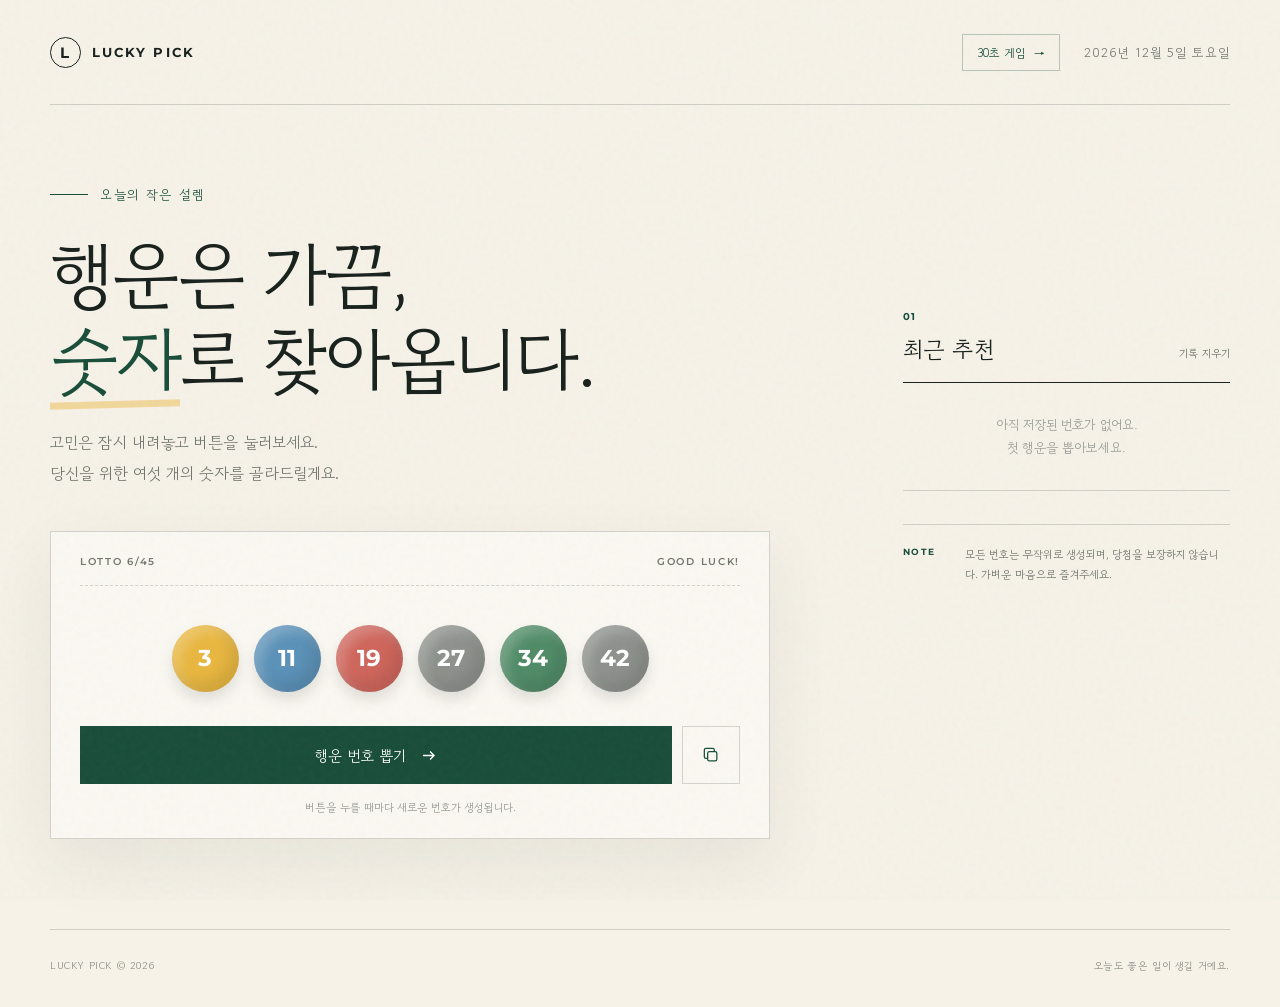
<file: index.html>
<!doctype html>
<html lang="ko">
  <head>
    <meta charset="UTF-8" />
    <meta name="viewport" content="width=device-width, initial-scale=1.0" />
    <meta name="theme-color" content="#f6f2e8" />
    <meta
      name="description"
      content="행운의 로또 번호 6개를 간편하게 추천받아 보세요."
    />
    <title>오늘의 행운 번호</title>
    <link rel="preconnect" href="https://fonts.googleapis.com" />
    <link rel="preconnect" href="https://fonts.gstatic.com" crossorigin />
    <link
      href="https://fonts.googleapis.com/css2?family=Gowun+Dodum&family=Montserrat:wght@600;700;800&display=swap"
      rel="stylesheet"
    />
    <link rel="stylesheet" href="styles.css" />
    <script src="script.js" defer></script>
  </head>
  <body>
    <div class="grain" aria-hidden="true"></div>
    <header class="site-header">
      <a class="brand" href="#" aria-label="오늘의 행운 번호 홈">
        <span class="brand-mark">L</span>
        <span>LUCKY PICK</span>
      </a>
      <div class="header-tools">
        <a class="game-link" href="game/">30초 게임 <span>→</span></a>
        <p class="date" id="today"></p>
      </div>
    </header>

    <main>
      <section class="hero" aria-labelledby="hero-title">
        <div class="eyebrow"><span></span> 오늘의 작은 설렘</div>
        <h1 id="hero-title">행운은 가끔,<br /><em>숫자</em>로 찾아옵니다.</h1>
        <p class="hero-copy">
          고민은 잠시 내려놓고 버튼을 눌러보세요.<br />당신을 위한 여섯 개의 숫자를 골라드릴게요.
        </p>

        <div class="lottery-card">
          <div class="card-topline">
            <span>LOTTO 6/45</span>
            <span>GOOD LUCK!</span>
          </div>
          <div class="balls" id="balls" aria-live="polite" aria-label="추천 번호">
            <span class="ball ball-yellow">3</span>
            <span class="ball ball-blue">11</span>
            <span class="ball ball-red">19</span>
            <span class="ball ball-gray">27</span>
            <span class="ball ball-green">34</span>
            <span class="ball ball-gray">42</span>
          </div>
          <div class="card-actions">
            <button class="pick-button" id="pickButton" type="button">
              <span>행운 번호 뽑기</span>
              <svg viewBox="0 0 24 24" aria-hidden="true">
                <path d="M5 12h14M14 7l5 5-5 5" />
              </svg>
            </button>
            <button class="copy-button" id="copyButton" type="button" aria-label="번호 복사">
              <svg viewBox="0 0 24 24" aria-hidden="true">
                <rect x="8" y="8" width="11" height="11" rx="2" />
                <path d="M16 8V6a2 2 0 0 0-2-2H6a2 2 0 0 0-2 2v8a2 2 0 0 0 2 2h2" />
              </svg>
            </button>
          </div>
          <p class="hint">버튼을 누를 때마다 새로운 번호가 생성됩니다.</p>
        </div>
      </section>

      <aside class="history-panel" aria-labelledby="history-title">
        <div class="history-heading">
          <div>
            <span class="section-number">01</span>
            <h2 id="history-title">최근 추천</h2>
          </div>
          <button id="clearButton" class="clear-button" type="button">기록 지우기</button>
        </div>
        <div id="history" class="history-list"></div>
        <p class="empty-history" id="emptyHistory">아직 저장된 번호가 없어요.<br />첫 행운을 뽑아보세요.</p>
        <div class="note">
          <span>NOTE</span>
          <p>모든 번호는 무작위로 생성되며, 당첨을 보장하지 않습니다. 가벼운 마음으로 즐겨주세요.</p>
        </div>
      </aside>
    </main>

    <footer>
      <span>LUCKY PICK © 2026</span>
      <span>오늘도 좋은 일이 생길 거예요.</span>
    </footer>
    <div class="toast" id="toast" role="status" aria-live="polite">번호를 복사했어요!</div>
  </body>
</html>
</file>
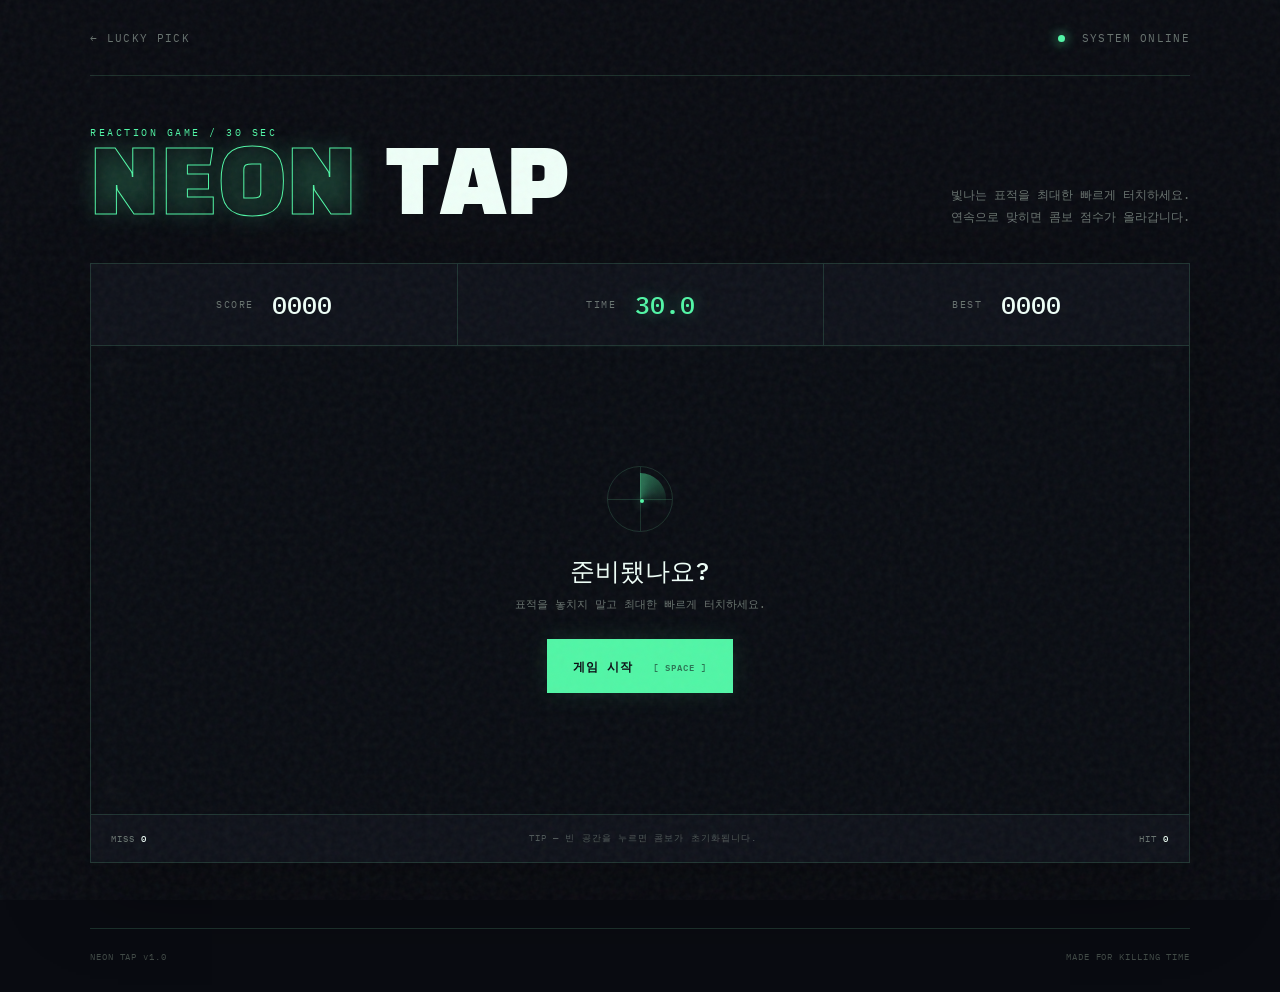
<file: game/index.html>
<!doctype html>
<html lang="ko">
  <head>
    <meta charset="UTF-8" />
    <meta name="viewport" content="width=device-width, initial-scale=1.0" />
    <meta name="theme-color" content="#090b11" />
    <meta name="description" content="30초 동안 빛나는 표적을 빠르게 터치하는 반응속도 게임" />
    <title>NEON TAP — 30초 반응속도 게임</title>
    <link rel="preconnect" href="https://fonts.googleapis.com" />
    <link rel="preconnect" href="https://fonts.gstatic.com" crossorigin />
    <link href="https://fonts.googleapis.com/css2?family=Black+Han+Sans&family=IBM+Plex+Mono:wght@400;500;600&display=swap" rel="stylesheet" />
    <link rel="stylesheet" href="game.css" />
    <script src="game.js" defer></script>
  </head>
  <body>
    <div class="noise" aria-hidden="true"></div>
    <header>
      <a class="back" href="../">← LUCKY PICK</a>
      <div class="sound-label"><span class="status-dot"></span> SYSTEM ONLINE</div>
    </header>

    <main>
      <section class="intro" aria-labelledby="title">
        <p class="kicker">REACTION GAME / 30 SEC</p>
        <h1 id="title"><span>NEON</span> TAP</h1>
        <p class="description">빛나는 표적을 최대한 빠르게 터치하세요.<br />연속으로 맞히면 콤보 점수가 올라갑니다.</p>
      </section>

      <section class="game-shell">
        <div class="scoreboard">
          <div class="metric"><span>SCORE</span><strong id="score">0000</strong></div>
          <div class="metric timer"><span>TIME</span><strong id="time">30.0</strong></div>
          <div class="metric"><span>BEST</span><strong id="best">0000</strong></div>
        </div>

        <div class="arena" id="arena">
          <div class="grid" aria-hidden="true"></div>
          <div class="corner top-left"></div><div class="corner top-right"></div>
          <div class="corner bottom-left"></div><div class="corner bottom-right"></div>

          <div class="start-screen" id="startScreen">
            <div class="radar"><span></span><i></i></div>
            <h2 id="screenTitle">준비됐나요?</h2>
            <p id="screenCopy">표적을 놓치지 말고 최대한 빠르게 터치하세요.</p>
            <button id="startButton" type="button">게임 시작 <span>[ SPACE ]</span></button>
          </div>

          <button class="target" id="target" type="button" aria-label="표적 터치">
            <span class="target-ring ring-one"></span>
            <span class="target-ring ring-two"></span>
            <span class="target-core"></span>
          </button>
          <div class="combo" id="combo">COMBO ×2</div>
          <div class="flash-score" id="flashScore">+10</div>
        </div>

        <div class="game-footer">
          <span>MISS <strong id="misses">0</strong></span>
          <span class="tip">TIP — 빈 공간을 누르면 콤보가 초기화됩니다.</span>
          <span>HIT <strong id="hits">0</strong></span>
        </div>
      </section>
    </main>

    <footer><span>NEON TAP v1.0</span><span>MADE FOR KILLING TIME</span></footer>
  </body>
</html>
</file>
<file: styles.css>
:root {
  --paper: #f6f2e8;
  --ink: #17201b;
  --muted: #72766d;
  --green: #184d39;
  --line: rgba(23, 32, 27, 0.17);
  --yellow: #e9b73f;
  --blue: #5a91b8;
  --red: #cf655b;
  --ball-green: #4f8b66;
  --gray: #8d918c;
}

* { box-sizing: border-box; }

html { scroll-behavior: smooth; }

body {
  min-height: 100vh;
  margin: 0;
  color: var(--ink);
  background: var(--paper);
  font-family: "Gowun Dodum", sans-serif;
  overflow-x: hidden;
}

.grain {
  position: fixed;
  inset: 0;
  opacity: .12;
  pointer-events: none;
  z-index: 10;
  background-image: url("data:image/svg+xml,%3Csvg viewBox='0 0 180 180' xmlns='http://www.w3.org/2000/svg'%3E%3Cfilter id='n'%3E%3CfeTurbulence type='fractalNoise' baseFrequency='.9' numOctaves='3' stitchTiles='stitch'/%3E%3C/filter%3E%3Crect width='100%25' height='100%25' filter='url(%23n)' opacity='.35'/%3E%3C/svg%3E");
}

.site-header, footer {
  width: min(1180px, calc(100% - 48px));
  margin: 0 auto;
}

.site-header {
  height: 105px;
  display: flex;
  align-items: center;
  justify-content: space-between;
  border-bottom: 1px solid var(--line);
}

.brand {
  display: flex;
  align-items: center;
  gap: 11px;
  color: var(--ink);
  text-decoration: none;
  font: 700 13px/1 Montserrat, sans-serif;
  letter-spacing: .16em;
}

.brand-mark {
  display: grid;
  place-items: center;
  width: 31px;
  height: 31px;
  border: 1px solid var(--ink);
  border-radius: 50%;
  font: 700 15px/1 Montserrat, sans-serif;
}

.date { color: var(--muted); font-size: 13px; letter-spacing: .08em; }
.header-tools { display: flex; align-items: center; gap: 24px; }
.game-link { padding: 9px 14px; color: var(--green); border: 1px solid rgba(24,77,57,.28); text-decoration: none; font-size: 12px; transition: .2s ease; }
.game-link:hover { color: white; background: var(--green); }
.game-link span { margin-left: 5px; }

main {
  width: min(1180px, calc(100% - 48px));
  margin: 0 auto;
  display: grid;
  grid-template-columns: minmax(0, 1.75fr) minmax(290px, .75fr);
  gap: 90px;
  padding: 80px 0 90px;
}

.eyebrow {
  display: flex;
  align-items: center;
  gap: 12px;
  margin-bottom: 27px;
  color: var(--green);
  font-size: 13px;
  letter-spacing: .13em;
}

.eyebrow span { width: 38px; height: 1px; background: var(--green); }

h1 {
  margin: 0;
  font-size: clamp(46px, 5.7vw, 78px);
  font-weight: 400;
  line-height: 1.16;
  letter-spacing: -.055em;
}

h1 em {
  position: relative;
  color: var(--green);
  font-style: normal;
}

h1 em::after {
  content: "";
  position: absolute;
  left: 0;
  right: 0;
  bottom: 3px;
  height: 7px;
  background: var(--yellow);
  opacity: .46;
  transform: rotate(-1.5deg);
  z-index: -1;
}

.hero-copy { margin: 27px 0 43px; color: var(--muted); font-size: 16px; line-height: 1.9; }

.lottery-card {
  max-width: 720px;
  padding: 25px 29px 23px;
  background: rgba(255,255,255,.42);
  border: 1px solid var(--line);
  box-shadow: 0 24px 60px rgba(42, 45, 38, .07);
}

.card-topline {
  display: flex;
  justify-content: space-between;
  padding-bottom: 18px;
  border-bottom: 1px dashed var(--line);
  color: var(--muted);
  font: 600 10px/1 Montserrat, sans-serif;
  letter-spacing: .17em;
}

.balls { display: flex; justify-content: center; gap: clamp(8px, 1.4vw, 15px); padding: 39px 0 34px; }

.ball {
  display: grid;
  place-items: center;
  flex: 0 1 67px;
  aspect-ratio: 1;
  max-width: 67px;
  color: white;
  border-radius: 50%;
  box-shadow: inset -8px -9px 14px rgba(0,0,0,.1), inset 7px 7px 12px rgba(255,255,255,.23), 0 8px 14px rgba(0,0,0,.1);
  font: 700 clamp(18px, 2vw, 23px)/1 Montserrat, sans-serif;
}

.ball-yellow { background: var(--yellow); }
.ball-blue { background: var(--blue); }
.ball-red { background: var(--red); }
.ball-gray { background: var(--gray); }
.ball-green { background: var(--ball-green); }
.ball.pop { animation: pop .5s cubic-bezier(.2,.8,.2,1) both; }

@keyframes pop { 0% { opacity: 0; transform: translateY(18px) scale(.65) rotate(-12deg); } 100% { opacity: 1; transform: none; } }

.card-actions { display: flex; gap: 10px; }

button { font: inherit; }

.pick-button, .copy-button {
  border: 0;
  cursor: pointer;
  transition: transform .2s, background .2s;
}

.pick-button {
  min-height: 58px;
  flex: 1;
  display: flex;
  align-items: center;
  justify-content: center;
  gap: 13px;
  color: #fff;
  background: var(--green);
  font-size: 15px;
}

.pick-button:hover { background: #103f2e; }
.pick-button:active, .copy-button:active { transform: scale(.98); }
.pick-button svg { width: 19px; fill: none; stroke: currentColor; stroke-width: 1.7; }

.copy-button {
  width: 58px;
  display: grid;
  place-items: center;
  color: var(--green);
  background: transparent;
  border: 1px solid var(--line);
}

.copy-button:hover { background: rgba(24,77,57,.06); }
.copy-button svg { width: 20px; fill: none; stroke: currentColor; stroke-width: 1.5; }
.hint { margin: 15px 0 0; color: #989a94; text-align: center; font-size: 11px; }

.history-panel { padding-top: 116px; }
.history-heading { display: flex; align-items: flex-end; justify-content: space-between; padding-bottom: 16px; border-bottom: 1px solid var(--ink); }
.section-number { color: var(--green); font: 700 10px/1 Montserrat, sans-serif; letter-spacing: .12em; }
h2 { margin: 7px 0 0; font-size: 23px; font-weight: 400; }
.clear-button { padding: 5px 0; border: 0; color: var(--muted); background: transparent; cursor: pointer; font-size: 11px; }
.clear-button:hover { color: var(--ink); }
.history-list { max-height: 245px; overflow: auto; }
.history-item { display: flex; align-items: center; justify-content: space-between; padding: 16px 2px; border-bottom: 1px solid var(--line); animation: fadeIn .35s ease both; }
.history-numbers { display: flex; gap: 6px; }
.mini-ball { display: grid; place-items: center; width: 28px; height: 28px; color: white; border-radius: 50%; font: 600 9px/1 Montserrat, sans-serif; }
.history-time { color: #9b9d97; font: 600 9px/1 Montserrat, sans-serif; letter-spacing: .05em; }
.empty-history { margin: 0; padding: 30px 0; color: #989a94; text-align: center; font-size: 13px; line-height: 1.8; border-bottom: 1px solid var(--line); }
.note { display: grid; grid-template-columns: 48px 1fr; gap: 14px; margin-top: 33px; padding-top: 20px; border-top: 1px solid var(--line); }
.note span { color: var(--green); font: 700 9px/1.6 Montserrat, sans-serif; letter-spacing: .14em; }
.note p { margin: 0; color: var(--muted); font-size: 11px; line-height: 1.8; }

footer { display: flex; justify-content: space-between; padding: 28px 0 34px; border-top: 1px solid var(--line); color: #8d9089; font-size: 10px; letter-spacing: .06em; }

.toast { position: fixed; left: 50%; bottom: 32px; padding: 13px 21px; color: white; background: var(--ink); border-radius: 2px; font-size: 13px; opacity: 0; transform: translate(-50%, 18px); pointer-events: none; transition: .3s ease; z-index: 20; }
.toast.show { opacity: 1; transform: translate(-50%, 0); }
@keyframes fadeIn { from { opacity: 0; transform: translateY(-6px); } }

@media (max-width: 880px) {
  main { grid-template-columns: 1fr; gap: 0; padding-top: 58px; }
  .history-panel { padding-top: 72px; }
}

@media (max-width: 560px) {
  .site-header, main, footer { width: min(100% - 30px, 1180px); }
  .site-header { height: 80px; }
  .date { display: none; }
  .header-tools { gap: 0; }
  main { padding-top: 43px; padding-bottom: 60px; }
  h1 { font-size: 43px; }
  .hero-copy { font-size: 14px; }
  .lottery-card { padding: 20px 15px; }
  .balls { gap: 6px; padding: 32px 0 29px; }
  .ball { max-width: 49px; font-size: 16px; }
  footer { gap: 15px; flex-direction: column; }
}

@media (prefers-reduced-motion: reduce) {
  *, *::before, *::after { scroll-behavior: auto !important; animation-duration: .01ms !important; transition-duration: .01ms !important; }
}
</file>
<file: game/game.css>
:root { --bg:#090b11; --panel:#0e1119; --ink:#effff8; --dim:#68736f; --neon:#51f6a6; --pink:#ff4f91; --line:rgba(126,255,190,.15); }
* { box-sizing:border-box; }
body { min-height:100vh; margin:0; color:var(--ink); background:var(--bg); font-family:"IBM Plex Mono",monospace; overflow-x:hidden; }
.noise { position:fixed; inset:0; z-index:10; pointer-events:none; opacity:.055; background-image:url("data:image/svg+xml,%3Csvg viewBox='0 0 150 150' xmlns='http://www.w3.org/2000/svg'%3E%3Cfilter id='n'%3E%3CfeTurbulence type='fractalNoise' baseFrequency='.95' numOctaves='3'/%3E%3C/filter%3E%3Crect width='100%25' height='100%25' filter='url(%23n)'/%3E%3C/svg%3E"); }
header, main, footer { width:min(1100px,calc(100% - 40px)); margin-inline:auto; }
header { height:76px; display:flex; align-items:center; justify-content:space-between; border-bottom:1px solid var(--line); font-size:11px; letter-spacing:.12em; }
.back { color:var(--dim); text-decoration:none; transition:.2s; }.back:hover{color:var(--neon)}
.sound-label { color:var(--dim); }.status-dot { display:inline-block; width:7px;height:7px;margin-right:9px;border-radius:50%;background:var(--neon);box-shadow:0 0 12px var(--neon);animation:pulse 1.5s infinite; }
main { padding:50px 0 65px; }
.intro { position:relative; margin-bottom:32px; }
.kicker { margin:0 0 8px;color:var(--neon);font-size:10px;letter-spacing:.25em; }
h1 { margin:0;font:400 clamp(48px,8vw,88px)/.95 "Black Han Sans",sans-serif;letter-spacing:.02em; }
h1 span { color:transparent;-webkit-text-stroke:1px var(--neon);text-shadow:0 0 25px rgba(81,246,166,.2); }
.description { position:absolute;right:0;bottom:3px;margin:0;color:var(--dim);font-size:12px;line-height:1.8;text-align:right; }
.game-shell { border:1px solid var(--line);background:var(--panel);box-shadow:0 25px 80px rgba(0,0,0,.35); }
.scoreboard { height:82px;display:grid;grid-template-columns:1fr 1fr 1fr;border-bottom:1px solid var(--line); }
.metric { display:flex;align-items:center;justify-content:center;gap:18px; }.metric+ .metric{border-left:1px solid var(--line)}
.metric span { color:var(--dim);font-size:10px;letter-spacing:.16em; }.metric strong { font-size:25px;font-weight:500;font-variant-numeric:tabular-nums; }
.timer strong { color:var(--neon);text-shadow:0 0 15px rgba(81,246,166,.35); }
.arena { position:relative;height:min(52vh,470px);min-height:330px;overflow:hidden;cursor:crosshair;touch-action:manipulation; }
.grid { position:absolute;inset:0;background-image:linear-gradient(var(--line) 1px,transparent 1px),linear-gradient(90deg,var(--line) 1px,transparent 1px);background-size:48px 48px;mask-image:radial-gradient(circle,black 15%,transparent 80%);opacity:.5; }
.arena::after { content:"";position:absolute;left:0;right:0;top:0;height:1px;background:linear-gradient(90deg,transparent,var(--neon),transparent);opacity:.25;animation:scan 5s linear infinite;pointer-events:none; }
.corner { position:absolute;width:20px;height:20px;border-color:var(--neon);opacity:.55 }.top-left{top:18px;left:18px;border-top:1px solid;border-left:1px solid}.top-right{top:18px;right:18px;border-top:1px solid;border-right:1px solid}.bottom-left{bottom:18px;left:18px;border-bottom:1px solid;border-left:1px solid}.bottom-right{bottom:18px;right:18px;border-bottom:1px solid;border-right:1px solid}
.start-screen { position:absolute;inset:0;z-index:5;display:flex;flex-direction:column;align-items:center;justify-content:center;background:rgba(9,11,17,.76);backdrop-filter:blur(3px);text-align:center; }
.start-screen.hidden { display:none; }.radar{position:relative;width:66px;height:66px;margin-bottom:22px;border:1px solid var(--line);border-radius:50%}.radar::before,.radar::after{content:"";position:absolute;background:var(--line)}.radar::before{width:100%;height:1px;top:50%;left:0}.radar::after{width:1px;height:100%;left:50%;top:0}.radar span{position:absolute;left:50%;top:50%;width:4px;height:4px;border-radius:50%;background:var(--neon);box-shadow:0 0 10px var(--neon)}.radar i{position:absolute;inset:6px;border-radius:50%;background:conic-gradient(from 0deg,rgba(81,246,166,.45),transparent 30%);animation:rotate 2s linear infinite}
h2{margin:0 0 9px;font-size:25px;font-weight:500}.start-screen p{margin:0 0 27px;color:var(--dim);font-size:11px}.start-screen button{padding:16px 25px;border:1px solid var(--neon);color:var(--bg);background:var(--neon);font:600 12px "IBM Plex Mono";letter-spacing:.08em;cursor:pointer;box-shadow:0 0 25px rgba(81,246,166,.12);transition:.2s}.start-screen button:hover{box-shadow:0 0 28px rgba(81,246,166,.4);transform:translateY(-2px)}.start-screen button span{margin-left:12px;font-size:9px;opacity:.55}
.target { position:absolute;z-index:3;display:none;width:68px;height:68px;padding:0;border:0;border-radius:50%;background:transparent;cursor:pointer;transform:translate(-50%,-50%);filter:drop-shadow(0 0 12px rgba(81,246,166,.5)); }.target.visible{display:block;animation:targetIn .16s ease-out}.target-ring{position:absolute;border:1px solid var(--neon);border-radius:50%;inset:0}.ring-one{animation:ring 1s infinite}.ring-two{inset:12px}.target-core{position:absolute;inset:25px;border-radius:50%;background:var(--neon);box-shadow:0 0 16px 4px var(--neon)}
.combo,.flash-score{position:absolute;z-index:4;display:none;pointer-events:none;color:var(--pink);font-weight:600;text-shadow:0 0 10px rgba(255,79,145,.6)}.combo{left:50%;top:22px;transform:translateX(-50%);font-size:12px;letter-spacing:.12em}.combo.show{display:block;animation:comboIn .25s ease}.flash-score{font-size:13px}.flash-score.show{display:block;animation:floatUp .65s ease-out forwards}
.game-footer{height:48px;display:flex;align-items:center;justify-content:space-between;padding:0 20px;border-top:1px solid var(--line);color:var(--dim);font-size:9px;letter-spacing:.12em}.game-footer strong{color:var(--ink);font-weight:500}.tip{opacity:.7}
footer{display:flex;justify-content:space-between;padding:22px 0 30px;border-top:1px solid var(--line);color:#414a46;font-size:9px;letter-spacing:.1em}
@keyframes pulse{50%{opacity:.35}}@keyframes scan{from{top:0}to{top:100%}}@keyframes rotate{to{transform:rotate(360deg)}}@keyframes ring{50%{transform:scale(1.15);opacity:.25}}@keyframes targetIn{from{transform:translate(-50%,-50%) scale(.4);opacity:0}}@keyframes comboIn{from{transform:translate(-50%,-8px);opacity:0}}@keyframes floatUp{to{transform:translateY(-35px);opacity:0}}
@media(max-width:650px){header,main,footer{width:calc(100% - 24px)}main{padding-top:32px}.description{position:static;margin-top:18px;text-align:left}.scoreboard{height:70px}.metric{gap:7px;flex-direction:column}.metric strong{font-size:20px}.arena{height:52vh}.tip{display:none}.game-footer{padding:0 14px}h1{font-size:55px}}
@media(prefers-reduced-motion:reduce){*{animation-duration:.01ms!important}}
</file>
